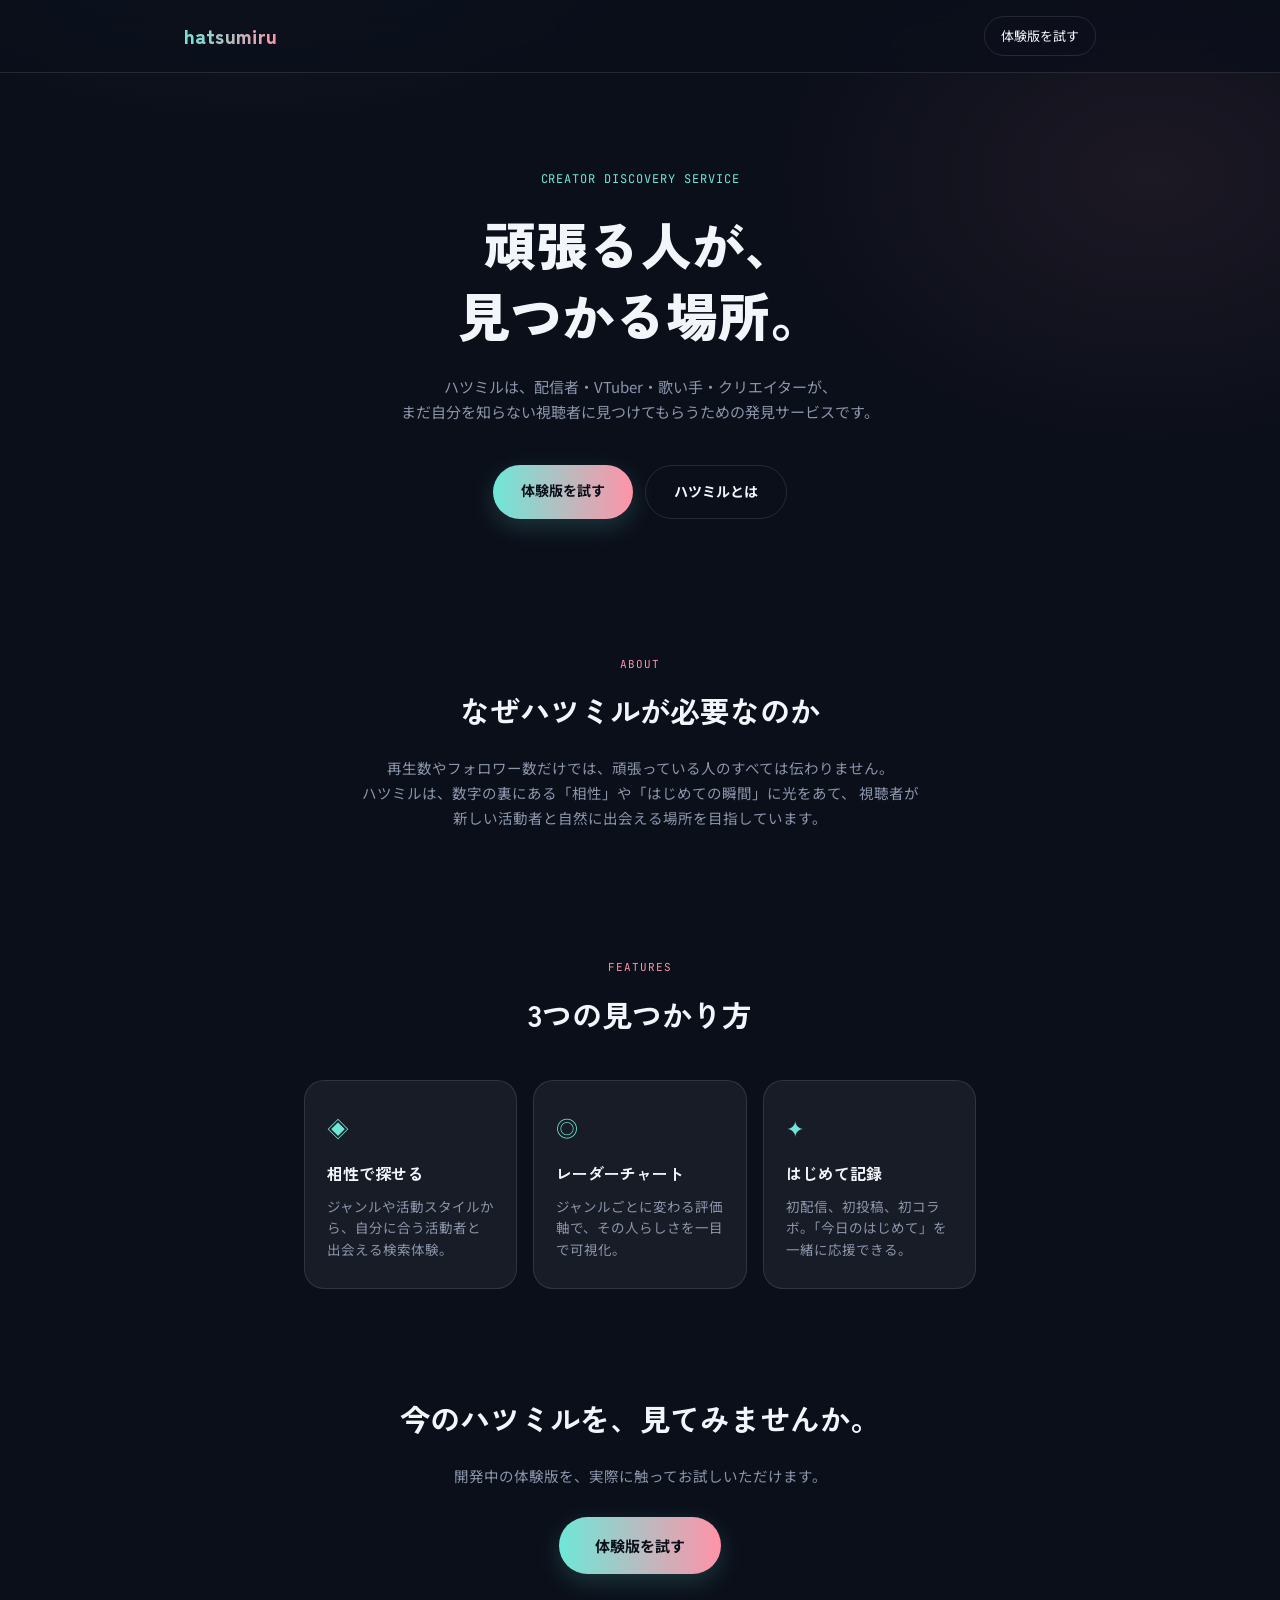
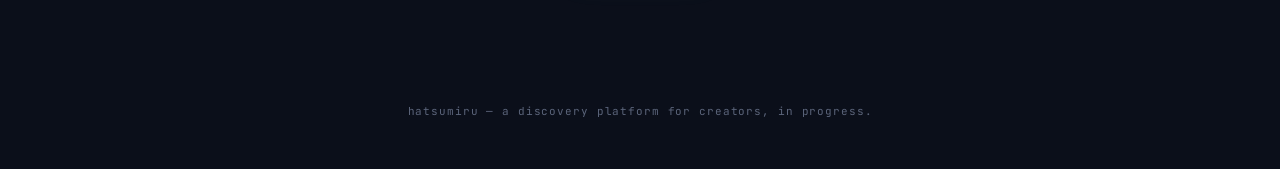
<file: index.html>
<!DOCTYPE html>
<html lang="ja">
<head>
<meta charset="UTF-8">
<meta name="viewport" content="width=device-width, initial-scale=1.0">
<title>ハツミル - 頑張る人が、見つかる場所。</title>
<meta name="description" content="ハツミルは、配信者・VTuber・歌い手・クリエイターが、まだ自分を知らない視聴者に見つけてもらうための発見サービスです。">
<link rel="preconnect" href="https://fonts.googleapis.com">
<link href="https://fonts.googleapis.com/css2?family=Zen+Kaku+Gothic+New:wght@500;700;900&family=Noto+Sans+JP:wght@400;500;700&family=JetBrains+Mono:wght@400;500&display=swap" rel="stylesheet">
<link rel="stylesheet" href="styles.css">
</head>
<body>

<div class="bg-glow"></div>

<header class="nav">
  <div class="nav-inner">
    <span class="logo">hatsumiru</span>
    <a href="mvp/" class="nav-cta">体験版を試す</a>
  </div>
</header>

<main>

  <section class="hero">
    <p class="eyebrow mono">CREATOR DISCOVERY SERVICE</p>
    <h1 class="hero-title">
      頑張る人が、<br>見つかる場所。
    </h1>
    <p class="hero-lead">
      ハツミルは、配信者・VTuber・歌い手・クリエイターが、<br class="br-pc">
      まだ自分を知らない視聴者に見つけてもらうための発見サービスです。
    </p>
    <div class="hero-actions">
      <a href="mvp/" class="btn btn-primary">体験版を試す</a>
      <a href="#about" class="btn btn-ghost">ハツミルとは</a>
    </div>
  </section>

  <section id="about" class="section">
    <p class="section-label mono">ABOUT</p>
    <h2 class="section-title">なぜハツミルが必要なのか</h2>
    <p class="section-text">
      再生数やフォロワー数だけでは、頑張っている人のすべては伝わりません。<br>
      ハツミルは、数字の裏にある「相性」や「はじめての瞬間」に光をあて、
      視聴者が新しい活動者と自然に出会える場所を目指しています。
    </p>
  </section>

  <section class="section features">
    <p class="section-label mono">FEATURES</p>
    <h2 class="section-title">3つの見つかり方</h2>

    <div class="feature-grid">
      <div class="feature-card">
        <div class="feature-icon">◈</div>
        <h3>相性で探せる</h3>
        <p>ジャンルや活動スタイルから、自分に合う活動者と出会える検索体験。</p>
      </div>
      <div class="feature-card">
        <div class="feature-icon">◎</div>
        <h3>レーダーチャート</h3>
        <p>ジャンルごとに変わる評価軸で、その人らしさを一目で可視化。</p>
      </div>
      <div class="feature-card">
        <div class="feature-icon">✦</div>
        <h3>はじめて記録</h3>
        <p>初配信、初投稿、初コラボ。「今日のはじめて」を一緒に応援できる。</p>
      </div>
    </div>
  </section>

  <section class="section cta">
    <h2 class="section-title">今のハツミルを、見てみませんか。</h2>
    <p class="section-text">開発中の体験版を、実際に触ってお試しいただけます。</p>
    <a href="mvp/" class="btn btn-primary btn-large">体験版を試す</a>
  </section>

</main>

<footer class="footer">
  <p class="mono">hatsumiru — a discovery platform for creators, in progress.</p>
</footer>

<script src="script.js"></script>
</body>
</html>
</file>
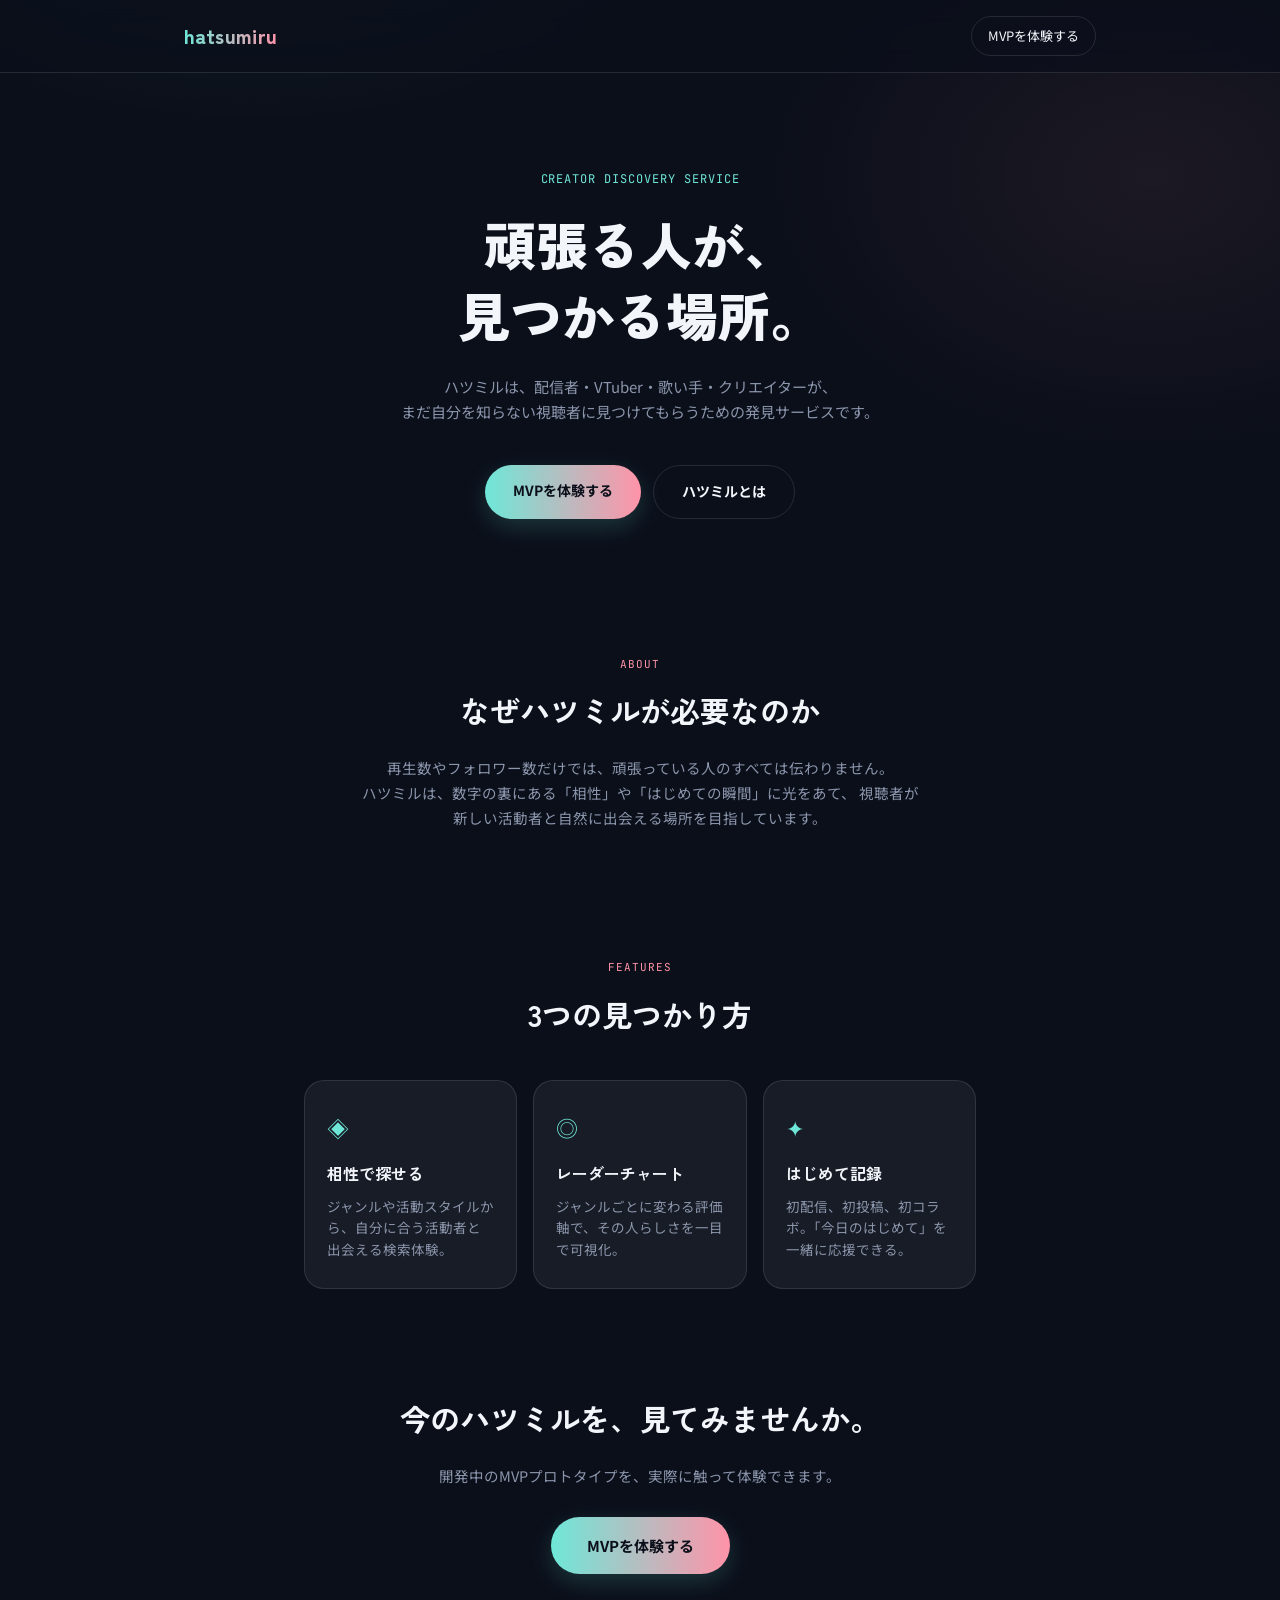
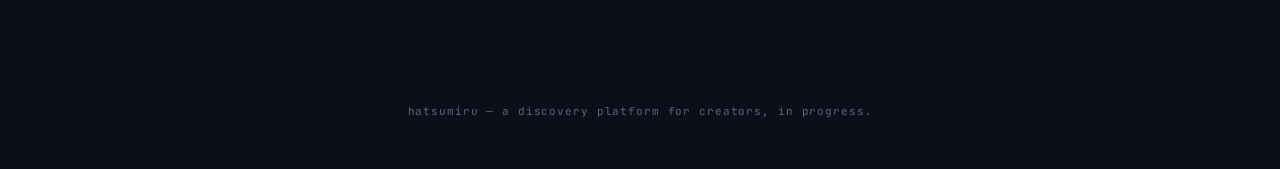
<file: hatsumiru-site/index.html>
<!DOCTYPE html>
<html lang="ja">
<head>
<meta charset="UTF-8">
<meta name="viewport" content="width=device-width, initial-scale=1.0">
<title>ハツミル - 頑張る人が、見つかる場所。</title>
<meta name="description" content="ハツミルは、配信者・VTuber・歌い手・クリエイターが、まだ自分を知らない視聴者に見つけてもらうための発見サービスです。">
<link rel="preconnect" href="https://fonts.googleapis.com">
<link href="https://fonts.googleapis.com/css2?family=Zen+Kaku+Gothic+New:wght@500;700;900&family=Noto+Sans+JP:wght@400;500;700&family=JetBrains+Mono:wght@400;500&display=swap" rel="stylesheet">
<link rel="stylesheet" href="styles.css">
</head>
<body>

<div class="bg-glow"></div>

<header class="nav">
  <div class="nav-inner">
    <span class="logo">hatsumiru</span>
    <a href="mvp/" class="nav-cta">MVPを体験する</a>
  </div>
</header>

<main>

  <section class="hero">
    <p class="eyebrow mono">CREATOR DISCOVERY SERVICE</p>
    <h1 class="hero-title">
      頑張る人が、<br>見つかる場所。
    </h1>
    <p class="hero-lead">
      ハツミルは、配信者・VTuber・歌い手・クリエイターが、<br class="br-pc">
      まだ自分を知らない視聴者に見つけてもらうための発見サービスです。
    </p>
    <div class="hero-actions">
      <a href="mvp/" class="btn btn-primary">MVPを体験する</a>
      <a href="#about" class="btn btn-ghost">ハツミルとは</a>
    </div>
  </section>

  <section id="about" class="section">
    <p class="section-label mono">ABOUT</p>
    <h2 class="section-title">なぜハツミルが必要なのか</h2>
    <p class="section-text">
      再生数やフォロワー数だけでは、頑張っている人のすべては伝わりません。<br>
      ハツミルは、数字の裏にある「相性」や「はじめての瞬間」に光をあて、
      視聴者が新しい活動者と自然に出会える場所を目指しています。
    </p>
  </section>

  <section class="section features">
    <p class="section-label mono">FEATURES</p>
    <h2 class="section-title">3つの見つかり方</h2>

    <div class="feature-grid">
      <div class="feature-card">
        <div class="feature-icon">◈</div>
        <h3>相性で探せる</h3>
        <p>ジャンルや活動スタイルから、自分に合う活動者と出会える検索体験。</p>
      </div>
      <div class="feature-card">
        <div class="feature-icon">◎</div>
        <h3>レーダーチャート</h3>
        <p>ジャンルごとに変わる評価軸で、その人らしさを一目で可視化。</p>
      </div>
      <div class="feature-card">
        <div class="feature-icon">✦</div>
        <h3>はじめて記録</h3>
        <p>初配信、初投稿、初コラボ。「今日のはじめて」を一緒に応援できる。</p>
      </div>
    </div>
  </section>

  <section class="section cta">
    <h2 class="section-title">今のハツミルを、見てみませんか。</h2>
    <p class="section-text">開発中のMVPプロトタイプを、実際に触って体験できます。</p>
    <a href="mvp/" class="btn btn-primary btn-large">MVPを体験する</a>
  </section>

</main>

<footer class="footer">
  <p class="mono">hatsumiru — a discovery platform for creators, in progress.</p>
</footer>

<script src="script.js"></script>
</body>
</html>
</file>
<file: styles.css>
:root{
  --bg: #0B0F1A;
  --bg-soft: #10162A;
  --glass: rgba(255,255,255,0.055);
  --glass-strong: rgba(255,255,255,0.09);
  --border: rgba(255,255,255,0.11);
  --aqua: #6EE7D8;
  --aqua-dim: rgba(110,231,216,0.35);
  --coral: #FF93A8;
  --coral-dim: rgba(255,147,168,0.35);
  --text: #F2F5FA;
  --muted: #8B96AC;
  --muted-dim: #5B647A;
}

*{ box-sizing: border-box; margin: 0; padding: 0; }

html{ scroll-behavior: smooth; }

body{
  background:
    radial-gradient(ellipse 800px 500px at 20% -10%, rgba(110,231,216,0.10), transparent 60%),
    radial-gradient(ellipse 700px 500px at 90% 10%, rgba(255,147,168,0.07), transparent 55%),
    var(--bg);
  color: var(--text);
  font-family: 'Noto Sans JP', sans-serif;
  min-height: 100vh;
  line-height: 1.7;
  overflow-x: hidden;
}

.mono{ font-family: 'JetBrains Mono', monospace; letter-spacing: 0.08em; }

h1, h2, h3, .logo{ font-family: 'Zen Kaku Gothic New', sans-serif; }

a{ color: inherit; text-decoration: none; }

/* Nav */
.nav{
  position: sticky;
  top: 0;
  z-index: 20;
  backdrop-filter: blur(12px);
  background: rgba(11,15,26,0.7);
  border-bottom: 1px solid var(--border);
}
.nav-inner{
  max-width: 960px;
  margin: 0 auto;
  padding: 16px 24px;
  display: flex;
  align-items: center;
  justify-content: space-between;
}
.logo{
  font-weight: 900;
  font-size: 20px;
  letter-spacing: 0.02em;
  background: linear-gradient(90deg, var(--aqua), var(--coral));
  -webkit-background-clip: text;
  background-clip: text;
  color: transparent;
}
.nav-cta{
  font-size: 13px;
  padding: 8px 16px;
  border: 1px solid var(--border);
  border-radius: 999px;
  color: var(--text);
  transition: border-color .2s, color .2s;
}
.nav-cta:hover{ border-color: var(--aqua-dim); color: var(--aqua); }

/* Hero */
.hero{
  max-width: 720px;
  margin: 0 auto;
  padding: 96px 24px 72px;
  text-align: center;
}
.eyebrow{
  font-size: 12px;
  color: var(--aqua);
  margin-bottom: 20px;
}
.hero-title{
  font-weight: 900;
  font-size: clamp(32px, 6vw, 52px);
  line-height: 1.35;
  margin-bottom: 24px;
}
.hero-lead{
  color: var(--muted);
  font-size: 15px;
  margin-bottom: 40px;
}
.br-pc{ display: inline; }

.hero-actions{
  display: flex;
  gap: 12px;
  justify-content: center;
  flex-wrap: wrap;
}

.btn{
  display: inline-block;
  padding: 14px 28px;
  border-radius: 999px;
  font-weight: 700;
  font-size: 14px;
  transition: transform .2s, box-shadow .2s, border-color .2s;
}
.btn-primary{
  background: linear-gradient(90deg, var(--aqua), var(--coral));
  color: #0B0F1A;
  box-shadow: 0 8px 24px rgba(110,231,216,0.18);
}
.btn-primary:hover{ transform: translateY(-2px); }
.btn-ghost{
  border: 1px solid var(--border);
  color: var(--text);
}
.btn-ghost:hover{ border-color: var(--aqua-dim); color: var(--aqua); }
.btn-large{ padding: 16px 36px; font-size: 15px; }

/* Sections */
.section{
  max-width: 720px;
  margin: 0 auto;
  padding: 64px 24px;
  text-align: center;
}
.section-label{
  font-size: 11px;
  color: var(--coral);
  margin-bottom: 12px;
}
.section-title{
  font-size: clamp(22px, 4vw, 30px);
  font-weight: 700;
  margin-bottom: 20px;
}
.section-text{
  color: var(--muted);
  font-size: 14.5px;
  max-width: 560px;
  margin: 0 auto;
}

/* Features */
.feature-grid{
  display: grid;
  grid-template-columns: repeat(3, 1fr);
  gap: 16px;
  margin-top: 40px;
  text-align: left;
}
.feature-card{
  background: var(--glass);
  border: 1px solid var(--border);
  border-radius: 20px;
  padding: 28px 22px;
  transition: border-color .2s, transform .2s;
}
.feature-card:hover{
  border-color: var(--aqua-dim);
  transform: translateY(-4px);
}
.feature-icon{
  font-size: 22px;
  color: var(--aqua);
  margin-bottom: 14px;
}
.feature-card h3{
  font-size: 16px;
  margin-bottom: 8px;
}
.feature-card p{
  color: var(--muted);
  font-size: 13.5px;
  line-height: 1.6;
}

.cta{
  padding-top: 40px;
  padding-bottom: 96px;
}
.cta .btn{ margin-top: 28px; }

.footer{
  text-align: center;
  padding: 32px 24px 48px;
  color: var(--muted-dim);
  font-size: 11px;
}

@media (max-width: 640px){
  .feature-grid{ grid-template-columns: 1fr; }
  .br-pc{ display: none; }
}
</file>
<file: hatsumiru-site/styles.css>
:root{
  --bg: #0B0F1A;
  --bg-soft: #10162A;
  --glass: rgba(255,255,255,0.055);
  --glass-strong: rgba(255,255,255,0.09);
  --border: rgba(255,255,255,0.11);
  --aqua: #6EE7D8;
  --aqua-dim: rgba(110,231,216,0.35);
  --coral: #FF93A8;
  --coral-dim: rgba(255,147,168,0.35);
  --text: #F2F5FA;
  --muted: #8B96AC;
  --muted-dim: #5B647A;
}

*{ box-sizing: border-box; margin: 0; padding: 0; }

html{ scroll-behavior: smooth; }

body{
  background:
    radial-gradient(ellipse 800px 500px at 20% -10%, rgba(110,231,216,0.10), transparent 60%),
    radial-gradient(ellipse 700px 500px at 90% 10%, rgba(255,147,168,0.07), transparent 55%),
    var(--bg);
  color: var(--text);
  font-family: 'Noto Sans JP', sans-serif;
  min-height: 100vh;
  line-height: 1.7;
  overflow-x: hidden;
}

.mono{ font-family: 'JetBrains Mono', monospace; letter-spacing: 0.08em; }

h1, h2, h3, .logo{ font-family: 'Zen Kaku Gothic New', sans-serif; }

a{ color: inherit; text-decoration: none; }

/* Nav */
.nav{
  position: sticky;
  top: 0;
  z-index: 20;
  backdrop-filter: blur(12px);
  background: rgba(11,15,26,0.7);
  border-bottom: 1px solid var(--border);
}
.nav-inner{
  max-width: 960px;
  margin: 0 auto;
  padding: 16px 24px;
  display: flex;
  align-items: center;
  justify-content: space-between;
}
.logo{
  font-weight: 900;
  font-size: 20px;
  letter-spacing: 0.02em;
  background: linear-gradient(90deg, var(--aqua), var(--coral));
  -webkit-background-clip: text;
  background-clip: text;
  color: transparent;
}
.nav-cta{
  font-size: 13px;
  padding: 8px 16px;
  border: 1px solid var(--border);
  border-radius: 999px;
  color: var(--text);
  transition: border-color .2s, color .2s;
}
.nav-cta:hover{ border-color: var(--aqua-dim); color: var(--aqua); }

/* Hero */
.hero{
  max-width: 720px;
  margin: 0 auto;
  padding: 96px 24px 72px;
  text-align: center;
}
.eyebrow{
  font-size: 12px;
  color: var(--aqua);
  margin-bottom: 20px;
}
.hero-title{
  font-weight: 900;
  font-size: clamp(32px, 6vw, 52px);
  line-height: 1.35;
  margin-bottom: 24px;
}
.hero-lead{
  color: var(--muted);
  font-size: 15px;
  margin-bottom: 40px;
}
.br-pc{ display: inline; }

.hero-actions{
  display: flex;
  gap: 12px;
  justify-content: center;
  flex-wrap: wrap;
}

.btn{
  display: inline-block;
  padding: 14px 28px;
  border-radius: 999px;
  font-weight: 700;
  font-size: 14px;
  transition: transform .2s, box-shadow .2s, border-color .2s;
}
.btn-primary{
  background: linear-gradient(90deg, var(--aqua), var(--coral));
  color: #0B0F1A;
  box-shadow: 0 8px 24px rgba(110,231,216,0.18);
}
.btn-primary:hover{ transform: translateY(-2px); }
.btn-ghost{
  border: 1px solid var(--border);
  color: var(--text);
}
.btn-ghost:hover{ border-color: var(--aqua-dim); color: var(--aqua); }
.btn-large{ padding: 16px 36px; font-size: 15px; }

/* Sections */
.section{
  max-width: 720px;
  margin: 0 auto;
  padding: 64px 24px;
  text-align: center;
}
.section-label{
  font-size: 11px;
  color: var(--coral);
  margin-bottom: 12px;
}
.section-title{
  font-size: clamp(22px, 4vw, 30px);
  font-weight: 700;
  margin-bottom: 20px;
}
.section-text{
  color: var(--muted);
  font-size: 14.5px;
  max-width: 560px;
  margin: 0 auto;
}

/* Features */
.feature-grid{
  display: grid;
  grid-template-columns: repeat(3, 1fr);
  gap: 16px;
  margin-top: 40px;
  text-align: left;
}
.feature-card{
  background: var(--glass);
  border: 1px solid var(--border);
  border-radius: 20px;
  padding: 28px 22px;
  transition: border-color .2s, transform .2s;
}
.feature-card:hover{
  border-color: var(--aqua-dim);
  transform: translateY(-4px);
}
.feature-icon{
  font-size: 22px;
  color: var(--aqua);
  margin-bottom: 14px;
}
.feature-card h3{
  font-size: 16px;
  margin-bottom: 8px;
}
.feature-card p{
  color: var(--muted);
  font-size: 13.5px;
  line-height: 1.6;
}

.cta{
  padding-top: 40px;
  padding-bottom: 96px;
}
.cta .btn{ margin-top: 28px; }

.footer{
  text-align: center;
  padding: 32px 24px 48px;
  color: var(--muted-dim);
  font-size: 11px;
}

@media (max-width: 640px){
  .feature-grid{ grid-template-columns: 1fr; }
  .br-pc{ display: none; }
}
</file>
